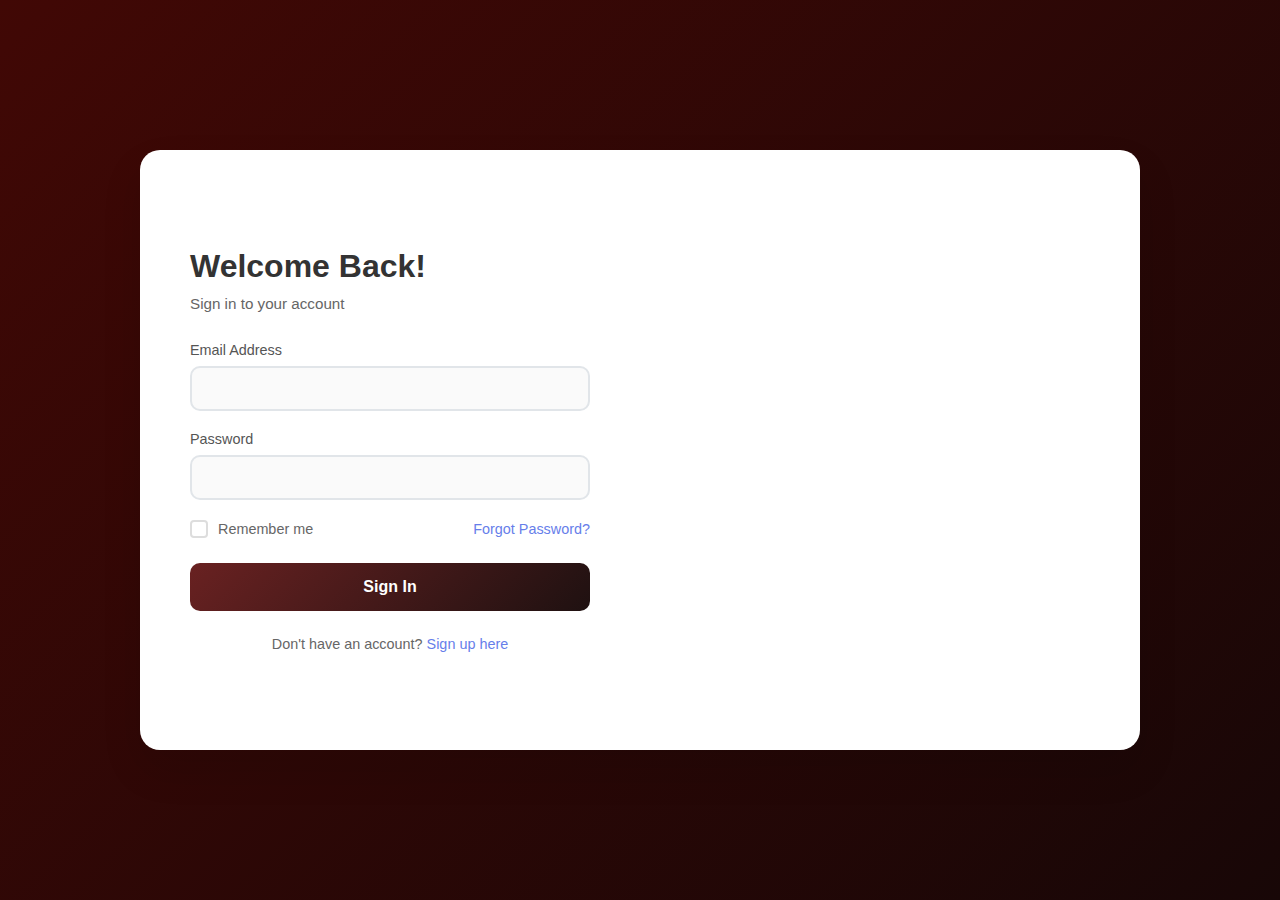
<file: otherhtmlfile/login.html>
<!DOCTYPE html>
<html lang="en">

<head>
    <meta charset="UTF-8">
    <meta name="viewport" content="width=device-width, initial-scale=1.0">
    <title>Moxtiana Closet Login</title>
    <link rel="stylesheet" href="../othercssfile/login.css">
</head>

<body>
    <div class="container">
        <div class="form-container">
            <!-- Login Form -->
            <div class="form-wrapper" id="login-form">
                <h2>Welcome Back!</h2>
                <p class="subtitle">Sign in to your account</p>

                <form class="auth-form">
                    <div class="input-group">
                        <label for="login-email">Email Address</label>
                        <input type="email" id="login-email" name="email" required>
                    </div>

                    <div class="input-group">
                        <label for="login-password">Password</label>
                        <input type="password" id="login-password" name="password" required>
                    </div>

                    <div class="form-options">
                        <label class="remember-me">
                            <input type="checkbox" name="remember">
                            <span class="checkmark"></span>
                            Remember me
                        </label>
                        <a href="#" class="forgot-password">Forgot Password?</a>
                    </div>

                    <button type="submit" class="auth-btn">Sign In</button>


                </form>

                <p class="switch-form">
                    Don't have an account?
                    <a href="#" onclick="switchToSignup()">Sign up here</a>
                </p>
            </div>

            <!-- Signup Form -->
            <div class="form-wrapper hidden" id="signup-form">
                <h2>Create Account</h2>
                <p class="subtitle">Join us and start shopping</p>

                <form class="auth-form">
                    <div class="input-row">
                        <div class="input-group">
                            <label for="first-name">First Name</label>
                            <input type="text" id="first-name" name="firstName" required>
                        </div>

                        <div class="input-group">
                            <label for="last-name">Last Name</label>
                            <input type="text" id="last-name" name="lastName" required>
                        </div>
                    </div>

                    <div class="input-group">
                        <label for="signup-email">Email Address</label>
                        <input type="email" id="signup-email" name="email" required>
                    </div>

                    <div class="input-group">
                        <label for="phone">Phone Number</label>
                        <input type="tel" id="phone" name="phone" required>
                    </div>

                    <div class="input-group">
                        <label for="signup-password">Password</label>
                        <input type="password" id="signup-password" name="password" required>
                    </div>

                    <div class="input-group">
                        <label for="confirm-password">Confirm Password</label>
                        <input type="password" id="confirm-password" name="confirmPassword" required>
                    </div>

                    <div class="form-options">
                        <label class="remember-me">
                            <input type="checkbox" name="terms" required>
                            <span class="checkmark"></span>
                            I agree to the <a href="#">Terms & Conditions</a>
                        </label>
                    </div>

                    <button type="submit" class="auth-btn">Create Account</button>


                </form>

                <p class="switch-form">
                    Already have an account?
                    <a href="#" onclick="switchToLogin()">Sign in here</a>
                </p>
            </div>
        </div>


    </div>

    <script src="../loginpage.js"></script>
</body>

</html>
</file>
<file: othercssfile/login.css>
* {
    margin: 0;
    padding: 0;
    box-sizing: border-box;
}

body {
    font-family: 'Segoe UI', Tahoma, Geneva, Verdana, sans-serif;
    background: linear-gradient(135deg, #410805 0%, #180707 100%);
    min-height: 100vh;
    display: flex;
    align-items: center;
    justify-content: center;
    padding: 20px;
}

.container {
    background: white;
    border-radius: 20px;
    box-shadow: 0 20px 40px rgba(0, 0, 0, 0.1);
    overflow: hidden;
    max-width: 1000px;
    width: 100%;
    min-height: 600px;
    display: grid;
    grid-template-columns: 1fr 1fr;
}

.form-container {
    padding: 60px 50px;
    display: flex;
    align-items: center;
    justify-content: center;
}

.form-wrapper {
    width: 100%;
    max-width: 400px;
}

.form-wrapper.hidden {
    display: none;
}

.form-wrapper h2 {
    color: #333;
    margin-bottom: 10px;
    font-size: 2rem;
    font-weight: 600;
}

.subtitle {
    color: #666;
    margin-bottom: 30px;
    font-size: 0.95rem;
}

.auth-form {
    width: 100%;
}

.input-row {
    display: grid;
    grid-template-columns: 1fr 1fr;
    gap: 15px;
}

.input-group {
    margin-bottom: 20px;
}

.input-group label {
    display: block;
    margin-bottom: 8px;
    color: #555;
    font-weight: 500;
    font-size: 0.9rem;
}

.input-group input {
    width: 100%;
    padding: 12px 15px;
    border: 2px solid #e1e5e9;
    border-radius: 10px;
    font-size: 0.95rem;
    transition: all 0.3s ease;
    background-color: #fafafa;
}

.input-group input:focus {
    outline: none;
    border-color: #7d1c1c;
    background-color: white;
    box-shadow: 0 0 0 3px rgba(125, 45, 42, 0.1);
}

.form-options {
    display: flex;
    justify-content: space-between;
    align-items: center;
    margin-bottom: 25px;
    flex-wrap: wrap;
    gap: 10px;
}

.remember-me {
    display: flex;
    align-items: center;
    cursor: pointer;
    font-size: 0.9rem;
    color: #666;
}

.remember-me input[type="checkbox"] {
    display: none;
}

.checkmark {
    width: 18px;
    height: 18px;
    border: 2px solid #ddd;
    border-radius: 4px;
    margin-right: 10px;
    position: relative;
    transition: all 0.3s ease;
}

.remember-me input[type="checkbox"]:checked+.checkmark {
    background-color: #84190b;
    border-color: #667eea;
}

.remember-me input[type="checkbox"]:checked+.checkmark::after {
    content: '✓';
    position: absolute;
    top: -2px;
    left: 2px;
    color: white;
    font-size: 12px;
}

.forgot-password {
    color: #667eea;
    text-decoration: none;
    font-size: 0.9rem;
    transition: color 0.3s ease;
}

.forgot-password:hover {
    color: #5a6fd8;
}

.auth-btn {
    width: 100%;
    background: linear-gradient(135deg, #641a1af7 0%, #1f1111 100%);
    color: white;
    border: none;
    padding: 15px;
    border-radius: 10px;
    font-size: 1rem;
    font-weight: 600;
    cursor: pointer;
    transition: all 0.3s ease;
    margin-bottom: 25px;
}

.auth-btn:hover {
    transform: translateY(-2px);
    box-shadow: 0 10px 25px rgba(102, 126, 234, 0.3);
}

.divider {
    text-align: center;
    margin: 25px 0;
    position: relative;
    color: #999;
    font-size: 0.9rem;
}

.divider::before {
    content: '';
    position: absolute;
    top: 50%;
    left: 0;
    right: 0;
    height: 1px;
    background-color: #e1e5e9;
    z-index: 1;
}

.divider span {
    background-color: white;
    padding: 0 20px;
    position: relative;
    z-index: 2;
}

.switch-form {
    text-align: center;
    color: #666;
    font-size: 0.9rem;
}

.switch-form a {
    color: #667eea;
    text-decoration: none;
    font-weight: 500;
}

.switch-form a:hover {
    text-decoration: underline;
}

.side-panel {
    background: linear-gradient(135deg, #667eea 0%, #764ba2 100%);
    padding: 60px 40px;
    display: flex;
    align-items: center;
    justify-content: center;
    color: white;
}

.side-content h3 {
    font-size: 2rem;
    margin-bottom: 30px;
    text-align: center;
}

.feature {
    display: flex;
    align-items: center;
    margin-bottom: 25px;
}

.feature-icon {
    font-size: 2rem;
    margin-right: 20px;
    opacity: 0.9;
}

.feature h4 {
    font-size: 1.1rem;
    margin-bottom: 5px;
    font-weight: 600;
}

.feature p {
    opacity: 0.8;
    font-size: 0.9rem;
}

/* MEDIA QUERY FOR LOGIN/SIGNUP */

@media (max-width: 768px) {
    .container {
        grid-template-columns: 1fr;
        max-width: 500px;
    }

    .side-panel {
        display: none;
    }

    .form-container {
        padding: 40px 30px;
    }

    .input-row {
        grid-template-columns: 1fr;
        gap: 0;
    }

    .form-options {
        flex-direction: column;
        align-items: flex-start;
        gap: 15px;
    }

    .social-login {
        grid-template-columns: 1fr;
    }
}

@media (max-width: 480px) {
    body {
        padding: 10px;
    }

    .form-container {
        padding: 30px 20px;
    }

    .form-wrapper h2 {
        font-size: 1.6rem;
    }
}
</file>
